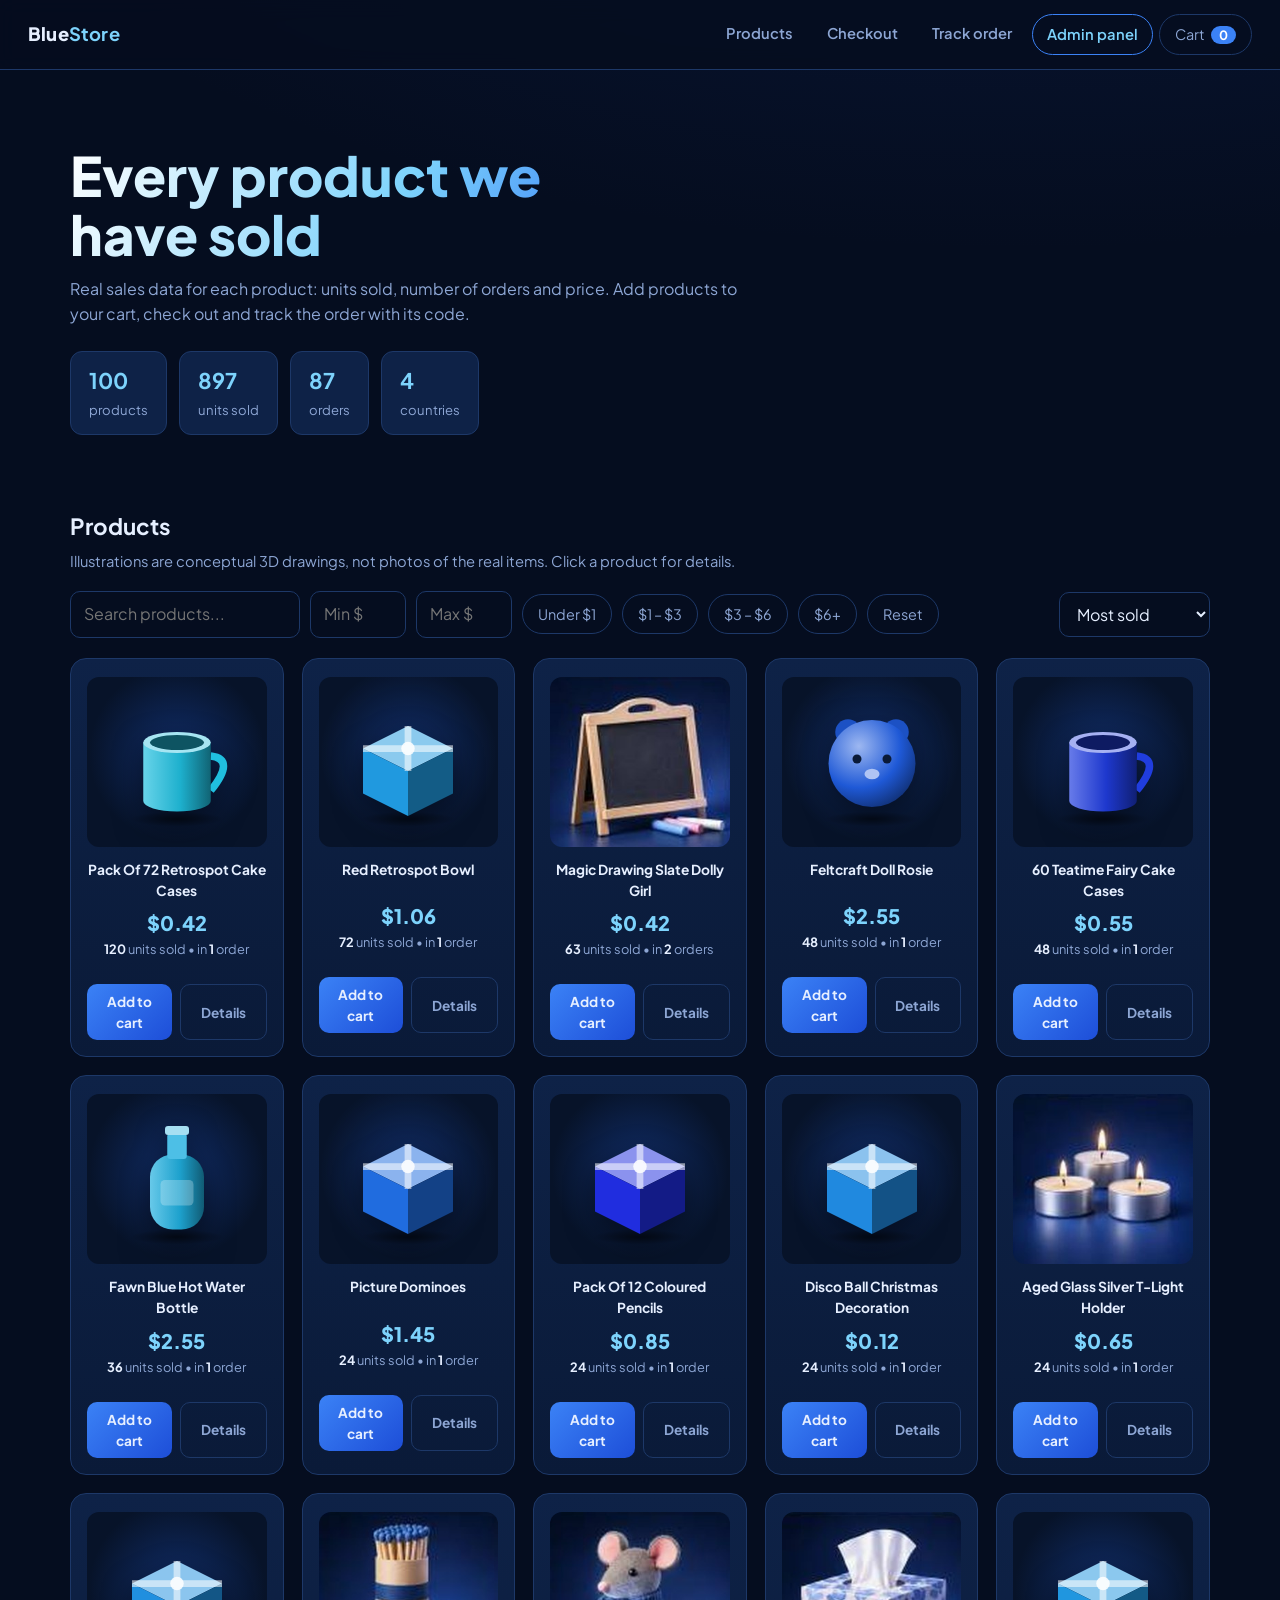
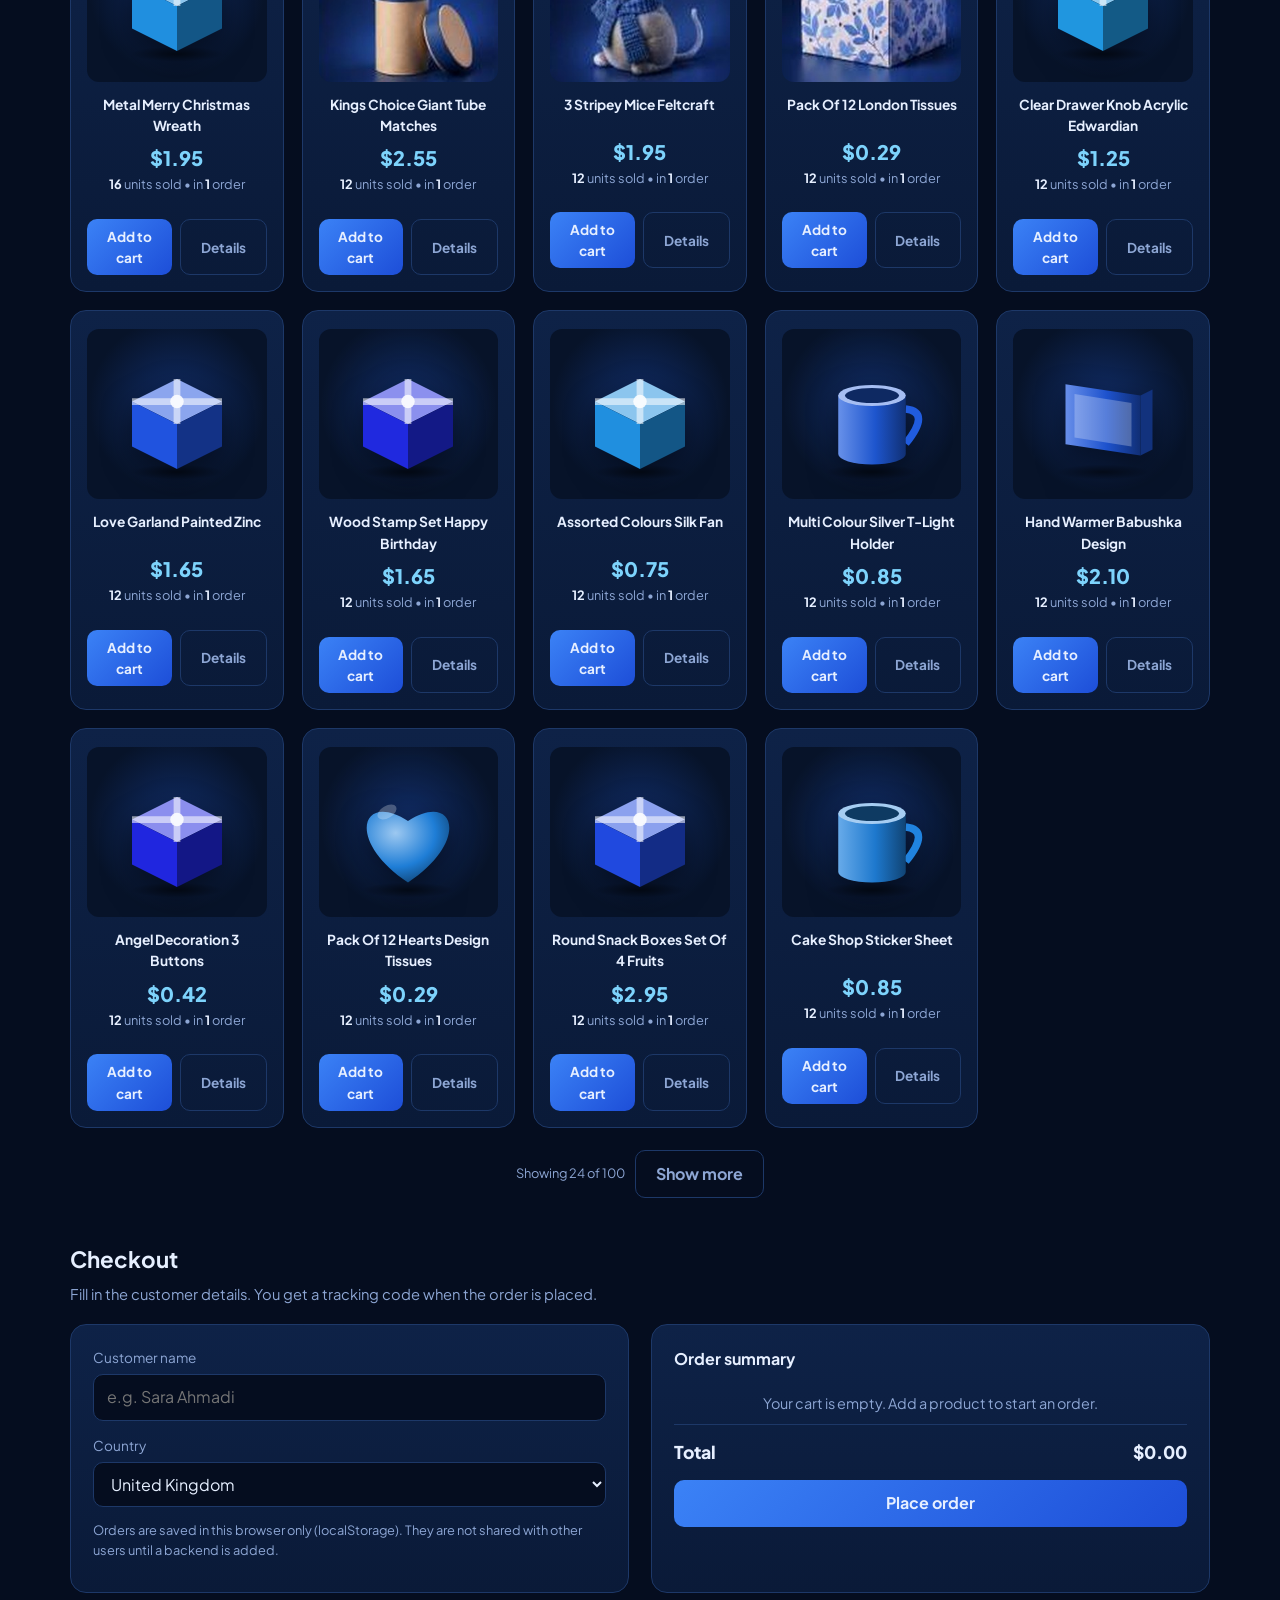
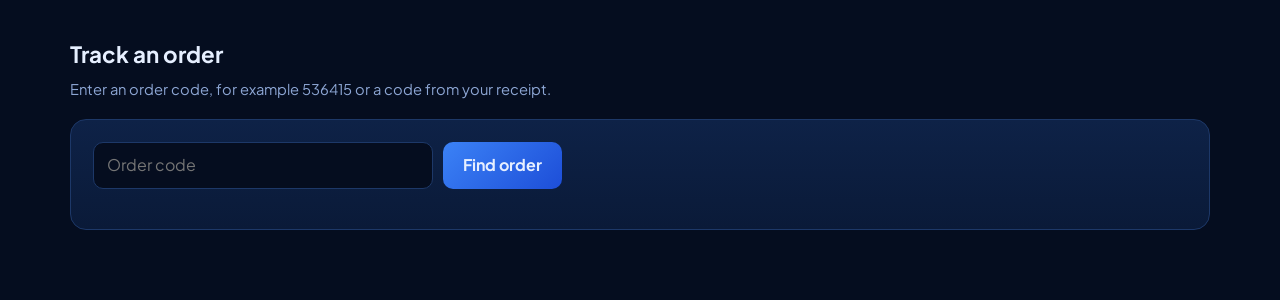
<file: index.html>
<!DOCTYPE html>
<html lang="en">
<head>
  <meta charset="UTF-8">
  <meta name="viewport" content="width=device-width, initial-scale=1.0">
  <title>BlueStore - Sales &amp; Inventory System</title>
  <link rel="preconnect" href="https://fonts.googleapis.com">
  <link href="https://fonts.googleapis.com/css2?family=Plus+Jakarta+Sans:wght@400;600;700;800&display=swap" rel="stylesheet">
  <link rel="stylesheet" href="style.css">
  <script src="data.js"></script>
  <script src="shared.js"></script>
  <script src="images.js"></script>
  <script src="art.js"></script>
  <script src="store.js" defer></script>
</head>
<body>
  <nav class="nav">
    <a class="logo" href="index.html">Blue<b>Store</b></a>
    <div class="links">
      <a href="#products">Products</a>
      <a href="#checkout">Checkout</a>
      <a href="#lookup">Track order</a>
      <a class="admin" href="admin.html">Admin panel</a>
      <button class="chip" id="cartBtn" type="button">Cart <b id="badge">0</b></button>
    </div>
  </nav>

  <main class="wrap">
    <header class="hero">
      <h1>Every product we have sold</h1>
      <p>Real sales data for each product: units sold, number of orders and price. Add products to your cart, check out and track the order with its code.</p>
      <div class="stats" id="heroStats"></div>
    </header>

    <section id="products">
      <h2>Products</h2>
      <p class="sub">Illustrations are conceptual 3D drawings, not photos of the real items. Click a product for details.</p>
      <div class="bar">
        <input id="q" type="search" placeholder="Search products..." aria-label="Search products">
        <input id="pmin" type="number" min="0" step="0.5" placeholder="Min $" aria-label="Minimum price" style="width:96px">
        <input id="pmax" type="number" min="0" step="0.5" placeholder="Max $" aria-label="Maximum price" style="width:96px">
        <span id="tiers" style="display:contents">
          <button class="chip" data-r="0-1">Under $1</button>
          <button class="chip" data-r="1-3">$1 – $3</button>
          <button class="chip" data-r="3-6">$3 – $6</button>
          <button class="chip" data-r="6-">$6+</button>
          <button class="chip" data-r="-">Reset</button>
        </span>
        <span class="spacer"></span>
        <select id="sort" aria-label="Sort products">
          <option value="qd">Most sold</option>
          <option value="qa">Least sold</option>
          <option value="pd">Highest price</option>
          <option value="pa">Lowest price</option>
        </select>
      </div>
      <div class="grid" id="grid"></div>
      <div class="bar" style="justify-content:center;margin-top:22px">
        <span class="meta" id="count"></span>
        <button class="btn ghost" id="more" type="button">Show more</button>
      </div>
    </section>

    <section id="checkout">
      <h2>Checkout</h2>
      <p class="sub">Fill in the customer details. You get a tracking code when the order is placed.</p>
      <div class="two">
        <div class="panel">
          <div class="field"><label for="cname">Customer name</label><input id="cname" maxlength="80" placeholder="e.g. Sara Ahmadi" autocomplete="name"></div>
          <div class="field"><label for="ccountry">Country</label><select id="ccountry"></select></div>
          <p class="meta">Orders are saved in this browser only (localStorage). They are not shared with other users until a backend is added.</p>
          <p class="msg" id="msg" role="alert"></p>
        </div>
        <div class="panel">
          <h3 style="margin-bottom:6px">Order summary</h3>
          <ul class="cart" id="sumList"></ul>
          <div class="total"><span>Total</span><span id="sumTotal">$0.00</span></div>
          <button class="btn" id="submit" type="button" style="width:100%">Place order</button>
        </div>
      </div>
      <div class="panel receipt" id="receipt" hidden></div>
    </section>

    <section id="lookup">
      <h2>Track an order</h2>
      <p class="sub">Enter an order code, for example 536415 or a code from your receipt.</p>
      <div class="panel">
        <div class="bar" style="margin-bottom:0">
          <input id="code" placeholder="Order code" style="flex:1;max-width:340px" aria-label="Order code">
          <button class="btn" id="find" type="button">Find order</button>
        </div>
        <div id="result" style="margin-top:18px"></div>
      </div>
    </section>
  </main>

  <div class="ov" id="ov"></div>
  <aside class="drawer" id="drawer" aria-label="Shopping cart">
    <div class="bar" style="margin:0 0 10px"><h3>Your cart</h3><span class="spacer"></span><button class="chip" id="closeCart" type="button">Close</button></div>
    <ul class="cart" id="cartList"></ul>
    <div class="total"><span>Total</span><span id="cartTotal">$0.00</span></div>
    <button class="btn" id="goCheckout" type="button" style="width:100%">Go to checkout</button>
  </aside>

  <dialog id="pd"></dialog>
</body>
</html>
</file>
<file: style.css>
:root{--bg:#050d1f;--bg2:#0a1a38;--card:#0e2247;--line:#1d3868;--text:#e6efff;--mute:#8da6d4;--blue:#3b82f6;--sky:#7dd3fc;--cyan:#22d3ee;--ok:#34d399;--bad:#f87171}
*{box-sizing:border-box;margin:0;padding:0}
html{scroll-behavior:smooth}
body{font-family:"Plus Jakarta Sans","Segoe UI",system-ui,sans-serif;background:radial-gradient(1200px 600px at 80% -10%,#12307a55,transparent),var(--bg);color:var(--text);line-height:1.55;min-height:100vh}
a{color:inherit;text-decoration:none}
:focus-visible{outline:2px solid var(--sky);outline-offset:2px}

/* top bar */
.nav{position:sticky;top:0;z-index:20;display:flex;align-items:center;justify-content:space-between;gap:16px;padding:14px 28px;background:#050d1fcc;backdrop-filter:blur(10px);border-bottom:1px solid var(--line)}
.logo{font-weight:800;font-size:1.15rem;letter-spacing:.2px}
.logo b{color:var(--sky)}
.links{display:flex;gap:6px;flex-wrap:wrap}
.links a{padding:8px 14px;border-radius:999px;color:var(--mute);font-size:.92rem;font-weight:600;transition:.2s}
.links a:hover,.links a.on{background:var(--card);color:var(--text)}
.links a.admin{border:1px solid var(--blue);color:var(--sky)}

.wrap{max-width:1180px;margin:0 auto;padding:28px 20px 70px}
.hero{padding:48px 0 30px}
.hero h1{font-size:clamp(2rem,5vw,3.4rem);line-height:1.08;font-weight:800;max-width:14ch;background:linear-gradient(120deg,#fff,var(--sky) 60%,var(--blue));-webkit-background-clip:text;background-clip:text;color:transparent}
.hero p{color:var(--mute);max-width:56ch;margin-top:14px}
.stats{display:flex;gap:12px;flex-wrap:wrap;margin-top:24px}
.stat{background:var(--card);border:1px solid var(--line);border-radius:12px;padding:12px 18px}
.stat b{display:block;font-size:1.35rem;color:var(--sky)}
.stat span{font-size:.82rem;color:var(--mute)}

section{margin-top:44px}
h2{font-size:1.4rem;margin-bottom:6px}
.sub{color:var(--mute);font-size:.92rem;margin-bottom:18px}
.panel{background:linear-gradient(180deg,var(--card),var(--bg2));border:1px solid var(--line);border-radius:16px;padding:22px}

/* controls */
.bar{display:flex;flex-wrap:wrap;gap:10px;align-items:center;margin-bottom:20px}
input,select,button{font:inherit;color:var(--text)}
input,select{background:var(--bg);border:1px solid var(--line);border-radius:10px;padding:10px 13px;min-width:0}
input:focus,select:focus{border-color:var(--blue);outline:none;box-shadow:0 0 0 3px #3b82f633}
select option{background:var(--bg2)}
.chip{background:transparent;border:1px solid var(--line);border-radius:999px;padding:8px 15px;cursor:pointer;color:var(--mute);font-size:.9rem;transition:.2s}
.chip:hover{border-color:var(--blue);color:var(--text)}
.chip.on{background:var(--blue);border-color:var(--blue);color:#fff}
.btn{background:linear-gradient(135deg,var(--blue),#1d4ed8);border:0;border-radius:10px;padding:11px 20px;font-weight:700;cursor:pointer;transition:transform .15s,box-shadow .2s}
.btn:hover{transform:translateY(-1px);box-shadow:0 6px 20px #3b82f655}
.btn.ghost{background:transparent;border:1px solid var(--line);color:var(--mute)}
.btn.sm{padding:7px 12px;font-size:.85rem}
.spacer{flex:1}

/* 3D product cards */
.grid{display:grid;grid-template-columns:repeat(auto-fill,minmax(210px,1fr));gap:18px}
.pcard{background:linear-gradient(180deg,var(--card),var(--bg2));border:1px solid var(--line);border-radius:16px;padding:18px 16px 16px;text-align:center;transition:border-color .2s}
.pcard:hover{border-color:var(--blue)}
.pname{font-size:.86rem;font-weight:700;min-height:2.6em;display:-webkit-box;-webkit-line-clamp:2;-webkit-box-orient:vertical;overflow:hidden;text-transform:capitalize}
.price{font-size:1.25rem;font-weight:800;color:var(--sky);margin:6px 0 2px}
.meta{font-size:.8rem;color:var(--mute)}
.meta b{color:var(--text)}
.pcard .btn{margin-top:12px;width:100%}

/* order form */
.two{display:grid;grid-template-columns:1fr 1fr;gap:22px}
.field{display:flex;flex-direction:column;gap:6px;margin-bottom:14px}
.field label{font-size:.85rem;color:var(--mute)}
.row{display:flex;gap:10px}.row>*{flex:1}
.cart{list-style:none;margin:10px 0}
.cart li{display:flex;justify-content:space-between;gap:10px;align-items:center;padding:10px 0;border-bottom:1px solid var(--line);font-size:.9rem}
.cart button{background:none;border:0;color:var(--bad);cursor:pointer;font-size:1.1rem}
.total{display:flex;justify-content:space-between;font-size:1.1rem;font-weight:800;margin:14px 0}
.empty{color:var(--mute);text-align:center;padding:26px 8px;font-size:.92rem}
.receipt{border:1px dashed var(--sky);border-radius:14px;padding:18px;text-align:center;background:#7dd3fc12;margin-top:6px}
.code{font-size:2rem;font-weight:800;letter-spacing:3px;color:var(--sky);margin:6px 0 12px;font-variant-numeric:tabular-nums;user-select:all}
.msg{margin-top:10px;font-size:.9rem;color:var(--bad)}

/* tables */
.tw{overflow:auto;max-height:420px;border:1px solid var(--line);border-radius:12px}
table{width:100%;border-collapse:collapse;font-size:.88rem}
th,td{padding:10px 14px;text-align:left;border-bottom:1px solid var(--line);white-space:nowrap}
th{position:sticky;top:0;background:var(--bg2);color:var(--mute);font-weight:600}
td.n,th.n{text-align:right;font-variant-numeric:tabular-nums}
tbody tr:hover{background:#3b82f61a}
.tag{background:#3b82f633;color:var(--sky);border-radius:6px;padding:2px 8px;font-size:.78rem}

/* admin */
.kpis{display:grid;grid-template-columns:repeat(auto-fit,minmax(170px,1fr));gap:14px}
.kpi{background:linear-gradient(160deg,#16367a,var(--card));border:1px solid var(--line);border-radius:14px;padding:16px 18px}
.kpi span{font-size:.82rem;color:var(--mute)}
.kpi b{display:block;font-size:1.6rem;margin-top:2px}
.charts{display:grid;grid-template-columns:repeat(auto-fit,minmax(340px,1fr));gap:18px}
.charts .wide{grid-column:1/-1}
.cbox{position:relative;height:280px}
.panel h3{font-size:1rem;margin-bottom:12px}

@media(max-width:760px){.two{grid-template-columns:1fr}.nav{padding:12px 14px}.charts{grid-template-columns:1fr}}












/* product art, cart drawer, dialog, receipt */
.art{height:170px;display:grid;place-items:center;border-radius:12px;margin-bottom:12px;background:radial-gradient(circle at 50% 45%,#2563eb55,transparent 68%),#071329;perspective:600px;cursor:pointer}
.art svg{width:150px;height:auto;transition:transform .2s;filter:drop-shadow(0 10px 14px #0008)}
.pcard{cursor:default;transition:border-color .2s,transform .2s}
.pcard:hover{transform:translateY(-4px)}
.pcard .pname{cursor:pointer}
.row2{display:flex;gap:8px}.row2 .btn{flex:1}
.ov{position:fixed;inset:0;background:#02060fb0;opacity:0;pointer-events:none;transition:.25s;z-index:30}
.ov.open{opacity:1;pointer-events:auto}
.drawer{position:fixed;top:0;right:0;bottom:0;width:min(420px,100%);background:var(--bg2);border-left:1px solid var(--line);padding:20px;z-index:40;transform:translateX(105%);transition:transform .3s;overflow:auto;display:flex;flex-direction:column}
.drawer.open{transform:none}
.drawer .cart{flex:1}
.li{display:flex;gap:10px;align-items:center;width:100%}
.li svg{width:46px;flex:none}
.li .t{flex:1;font-size:.85rem;text-transform:capitalize}
.qty{display:inline-flex;align-items:center;border:1px solid var(--line);border-radius:8px}
.qty button{background:none;border:0;color:var(--text);width:28px;height:28px;cursor:pointer;font-size:1rem}
.qty span{min-width:26px;text-align:center;font-size:.88rem}
#cartBtn b{background:var(--blue);color:#fff;border-radius:999px;padding:1px 8px;margin-left:4px;font-size:.8rem}
dialog{margin:auto;width:min(760px,94vw);background:linear-gradient(180deg,var(--card),var(--bg2));color:var(--text);border:1px solid var(--line);border-radius:18px;padding:24px;max-height:90vh;overflow:auto}
dialog::backdrop{background:#02060fcc}
.pdg{display:grid;grid-template-columns:1fr 1.2fr;gap:22px}
.pdg .art{height:260px;cursor:default}.pdg .art svg{width:220px}
.facts{display:grid;grid-template-columns:repeat(3,1fr);gap:10px;margin:14px 0}
.facts div{background:var(--bg);border:1px solid var(--line);border-radius:10px;padding:10px}
.facts b{display:block;font-size:1.1rem;color:var(--sky)}.facts span{font-size:.78rem;color:var(--mute)}
.receipt{margin-top:22px;border:1px solid var(--sky)}
.receipt .code{font-size:1.8rem}
@media(max-width:760px){.pdg{grid-template-columns:1fr}.links{gap:2px}}
@media print{.nav,.hero,#products,#lookup,.bar,.drawer,#checkout>.two,#checkout>h2,#checkout>.sub,.btn{display:none!important}body{background:#fff;color:#000}.receipt{border:0}}
body{overflow-x:hidden}

.art{overflow:hidden}
.art img{width:100%;height:100%;object-fit:cover;transition:transform .2s;display:block}
.th{width:46px;height:46px;flex:none}.th img,.th svg{width:46px;height:46px;border-radius:8px;object-fit:cover}

/* admin additions */
th.s{cursor:pointer;user-select:none}th.s:hover{color:var(--text)}
.sm-in{width:96px}
.ins{display:grid;grid-template-columns:repeat(auto-fit,minmax(310px,1fr));gap:18px}
.ins h3{margin-bottom:8px}.ins ul{list-style:none}.ins li{padding:6px 0;border-bottom:1px solid var(--line);font-size:.87rem;display:flex;justify-content:space-between;gap:10px}
.ins li span:first-child{text-transform:capitalize}
.ins .note,.note{font-size:.82rem;color:var(--mute);margin-top:8px}
.cls{border-radius:6px;padding:1px 8px;font-size:.75rem;font-weight:700}
.cls.A{background:#22d3ee33;color:var(--cyan)}.cls.B{background:#3b82f633;color:var(--sky)}.cls.C{background:#8da6d422;color:var(--mute)}
tr[data-o]{cursor:pointer}
</file>
